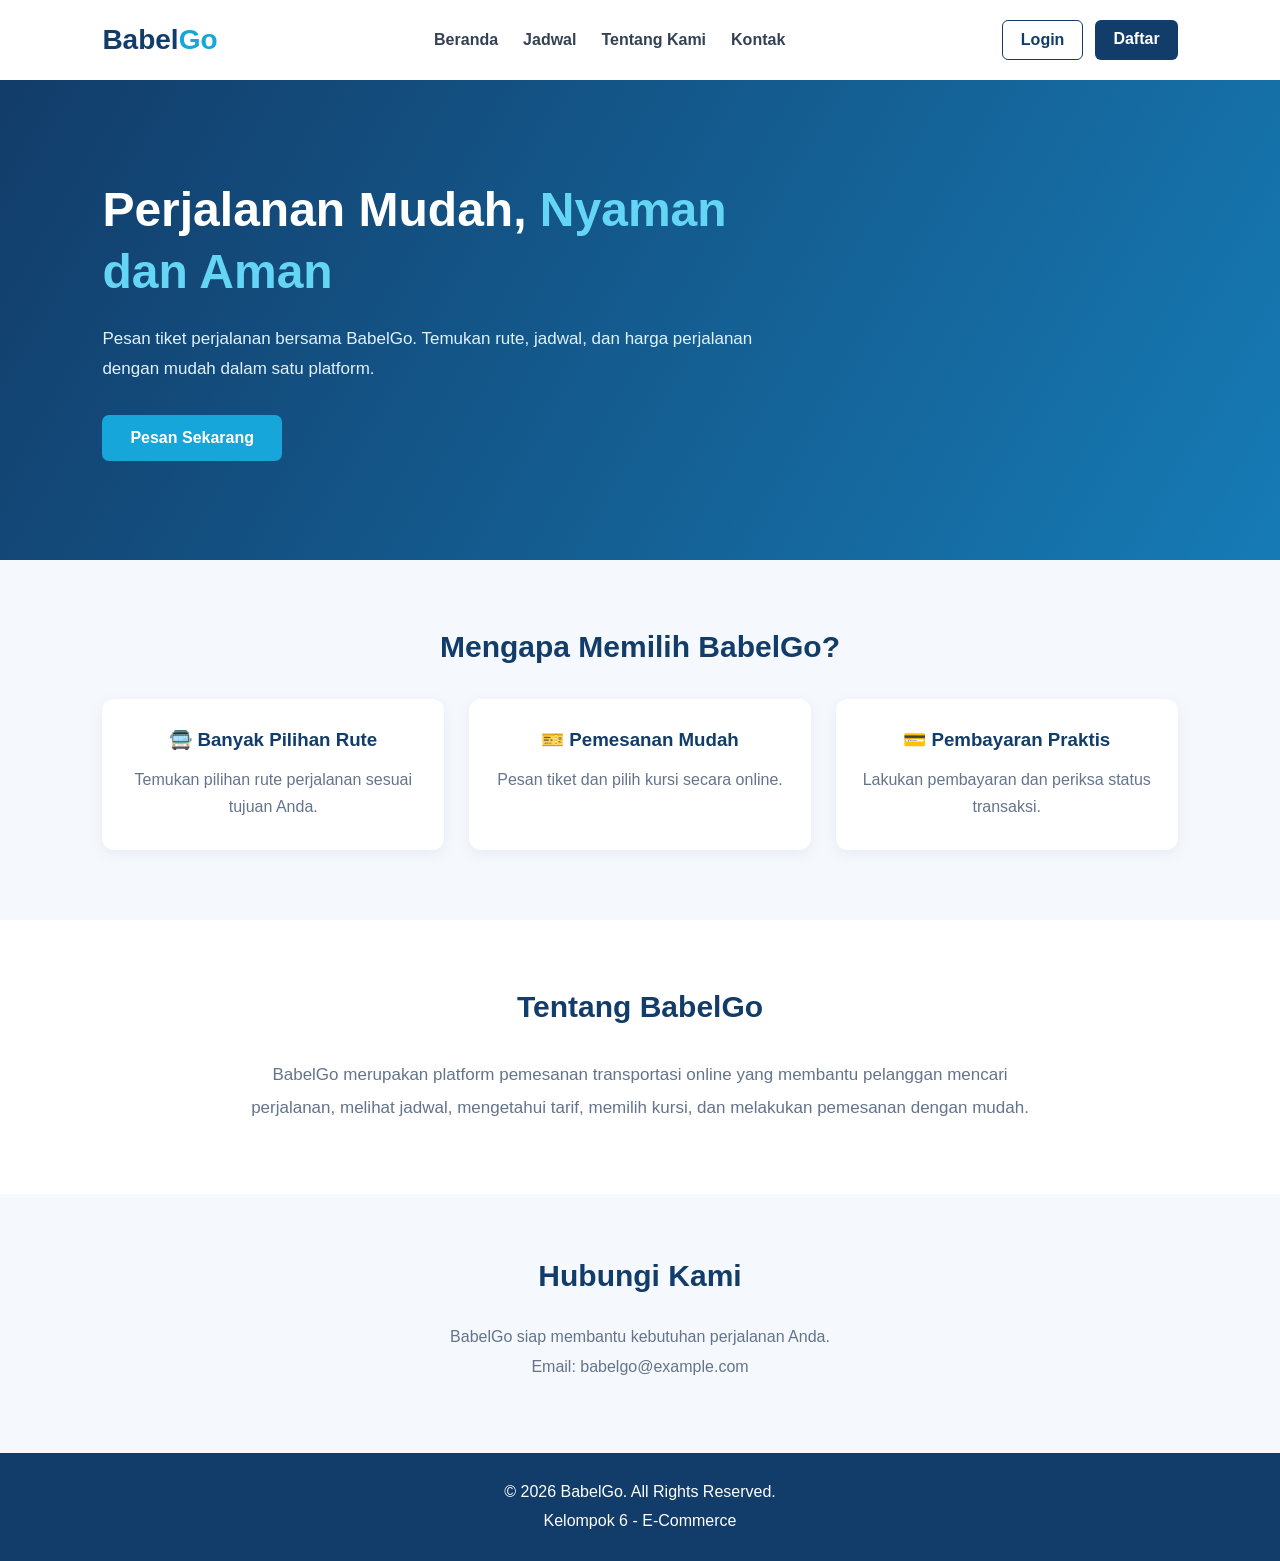
<file: index.html>
<!DOCTYPE html>
<html lang="id">
<head>
    <meta charset="UTF-8">
    <meta name="viewport" content="width=device-width, initial-scale=1.0">
    <title>BabelGo - Transportasi Online</title>
    <link rel="stylesheet" href="style.css">
</head>
<body>

    <header class="navbar">
        <div class="logo">
            Babel<span>Go</span>
        </div>

        <nav>
            <a href="#index.html">Beranda</a>
            <a href="#jadwal.html">Jadwal</a>
            <a href="#tentang">Tentang Kami</a>
            <a href="#kontak">Kontak</a>
        </nav>

        <div class="nav-button">
            <a href="login.html" class="btn-login">Login</a>
            <a href="register.html" class="btn-register">Daftar</a>
        </div>
    </header>

    <section class="hero">
        <div class="hero-content">
            <h1>
                Perjalanan Mudah,
                <span>Nyaman dan Aman</span>
            </h1>

            <p>
                Pesan tiket perjalanan bersama BabelGo.
                Temukan rute, jadwal, dan harga perjalanan
                dengan mudah dalam satu platform.
            </p>

            <a href="jadwal.html" class="btn-primary">
                Pesan Sekarang
            </a>
        </div>
    </section>

    <section class="keunggulan">
        <h2>Mengapa Memilih BabelGo?</h2>

        <div class="keunggulan-container">

            <div class="keunggulan-card">
                <h3>🚍 Banyak Pilihan Rute</h3>
                <p>
                    Temukan pilihan rute perjalanan
                    sesuai tujuan Anda.
                </p>
            </div>

            <div class="keunggulan-card">
                <h3>🎫 Pemesanan Mudah</h3>
                <p>
                    Pesan tiket dan pilih kursi
                    secara online.
                </p>
            </div>

            <div class="keunggulan-card">
                <h3>💳 Pembayaran Praktis</h3>
                <p>
                    Lakukan pembayaran dan
                    periksa status transaksi.
                </p>
            </div>

        </div>
    </section>

    <section class="tentang" id="tentang">
        <h2>Tentang BabelGo</h2>

        <p>
            BabelGo merupakan platform pemesanan
            transportasi online yang membantu pelanggan
            mencari perjalanan, melihat jadwal,
            mengetahui tarif, memilih kursi,
            dan melakukan pemesanan dengan mudah.
        </p>
    </section>

    <section class="kontak" id="kontak">
        <h2>Hubungi Kami</h2>

        <p>
            BabelGo siap membantu kebutuhan
            perjalanan Anda.
        </p>

        <p>Email: babelgo@example.com</p>
    </section>

    <footer>
        <p>
            &copy; 2026 BabelGo.
            All Rights Reserved.
        </p>
        <p>Kelompok 6 - E-Commerce</p>
    </footer>

    <script src="script.js"></script>

</body>
</html>
</file>
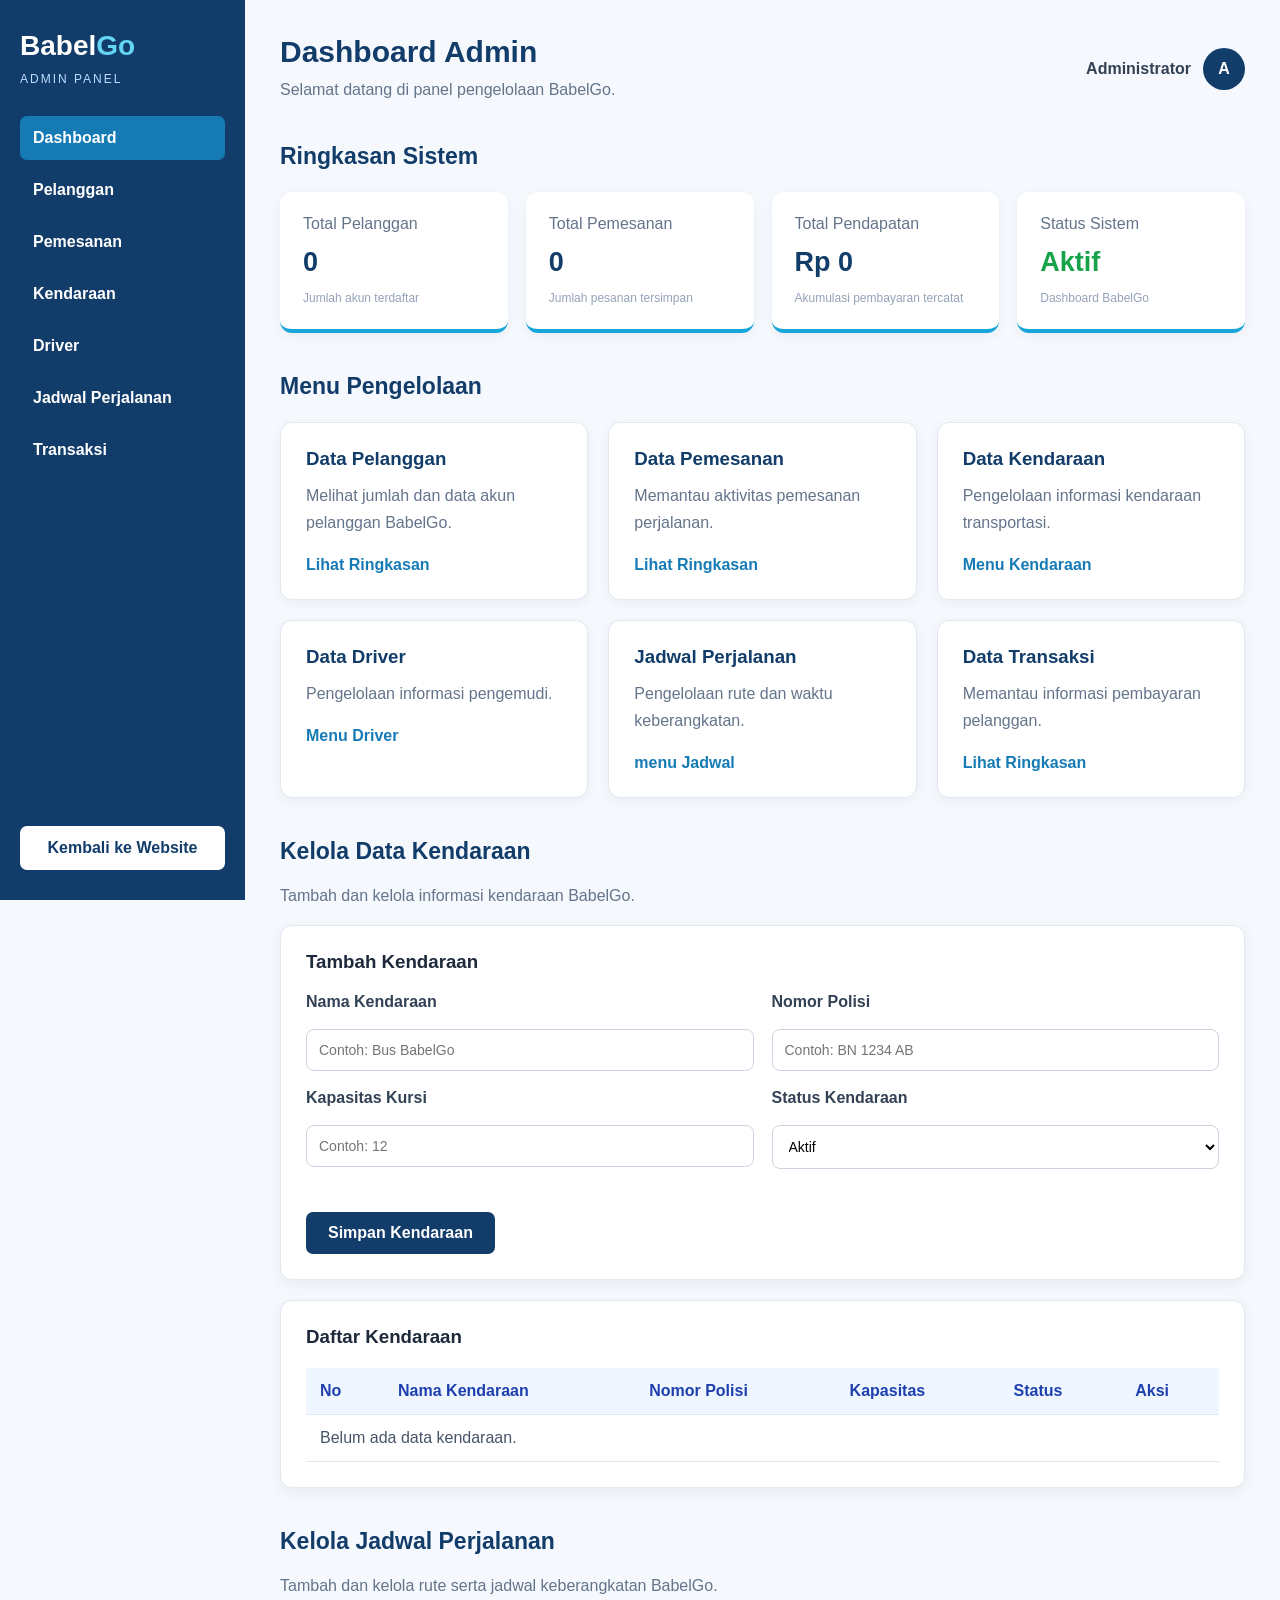
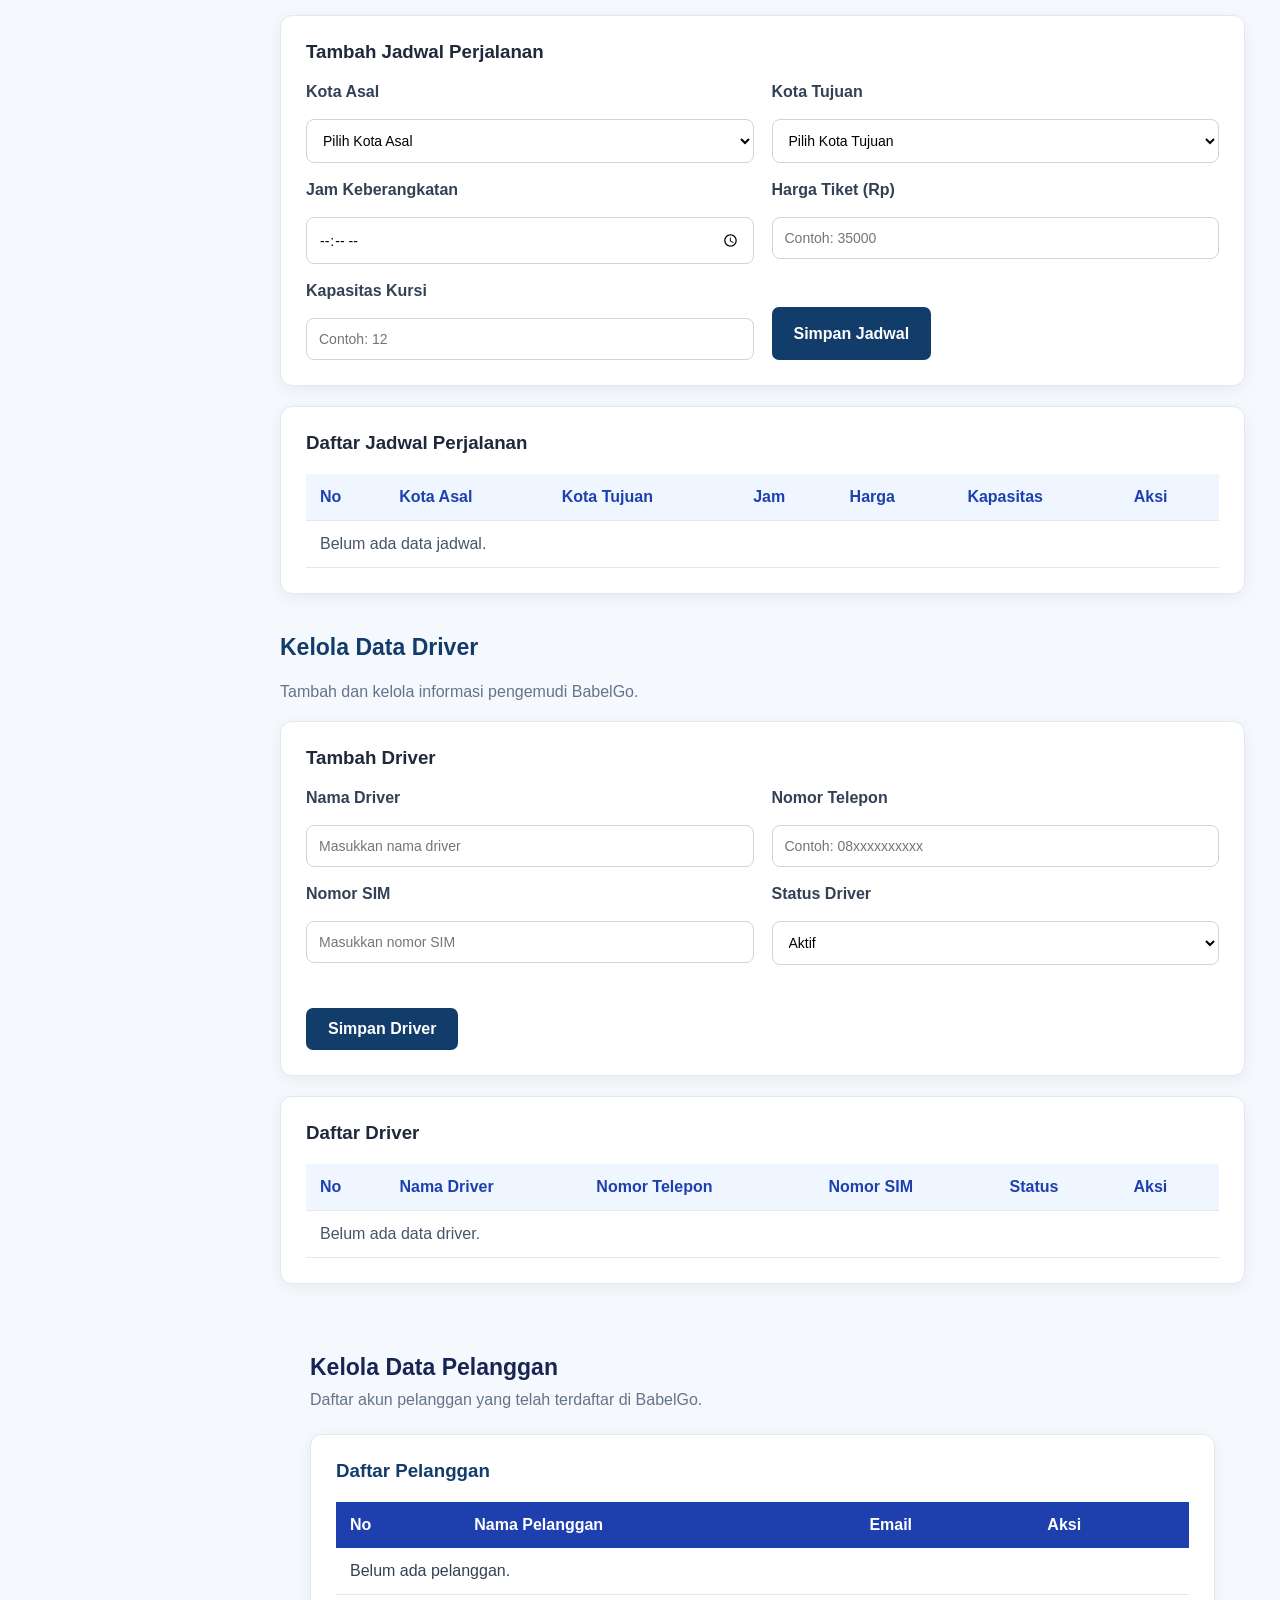
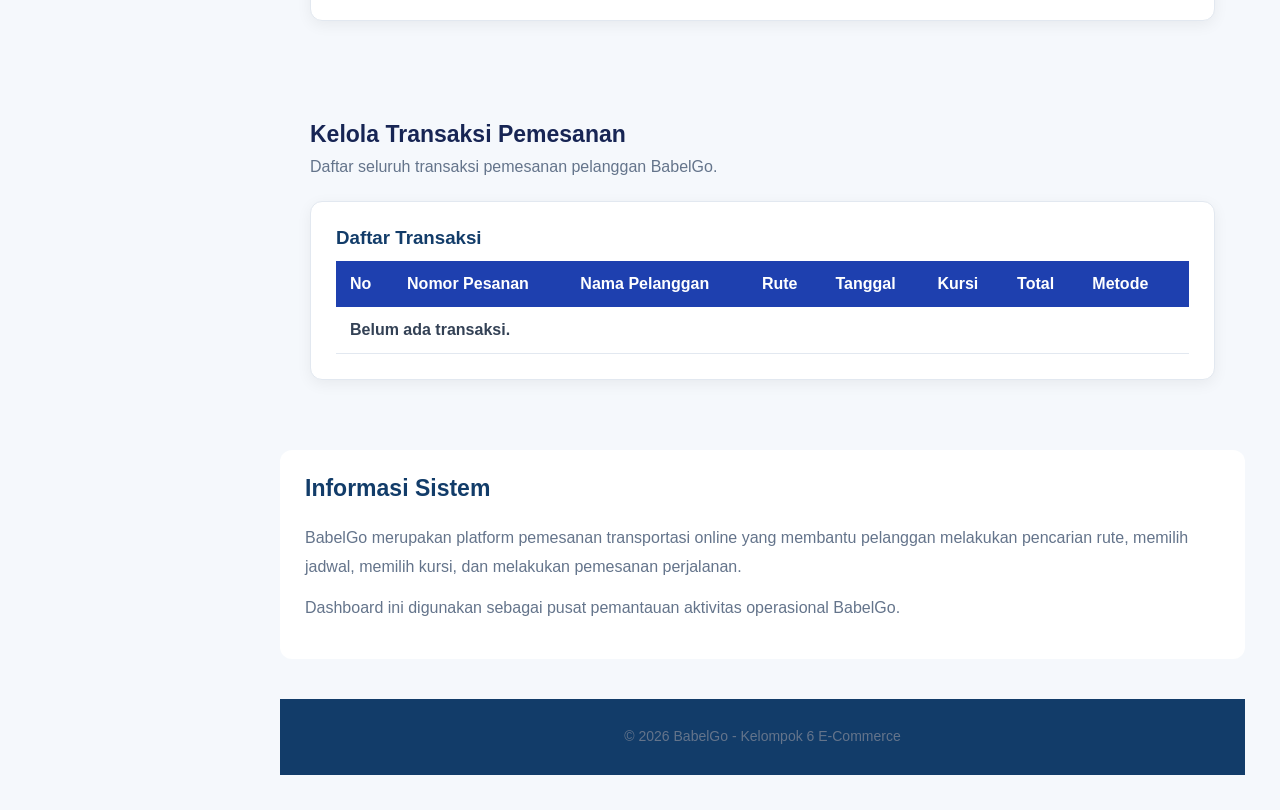
<file: admin.html>
<!DOCTYPE html>
<html lang="id">
<head>
    <meta charset="UTF-8">
    <meta name="viewport" content="width=device-width, initial-scale=1.0">
    <title>Dashboard Admin - BabelGo</title>
    <link rel="stylesheet" href="style.css">
</head>
<body>

    <aside class="admin-sidebar">

        <h2>Babel<span>Go</span></h2>
        <p class="admin-label">ADMIN PANEL</p>

        <nav class="admin-menu">
            <a href="#dashboard" class="active">Dashboard</a>
            <a href="#pelanggan">Pelanggan</a>
            <a href="#pemesanan">Pemesanan</a>
            <a href="#kendaraan">Kendaraan</a>
            <a href="#driver">Driver</a>
            <a href="#jadwal-admin">Jadwal Perjalanan</a>
            <a href="#transaksi">Transaksi</a>
        </nav>

        <a href="index.html" class="admin-logout">
            Kembali ke Website
        </a>

    </aside>

    <main class="admin-main">

        <header class="admin-topbar">
            <div>
                <h1>Dashboard Admin</h1>
                <p>Selamat datang di panel pengelolaan BabelGo.</p>
            </div>

            <div class="admin-profile">
                <span>Administrator</span>
                <div class="admin-avatar">A</div>
            </div>
        </header>

        <section id="dashboard" class="admin-section">

            <h2>Ringkasan Sistem</h2>

            <div class="admin-stats">

                <div class="stat-card">
                    <p>Total Pelanggan</p>
                    <h3 id="totalPelanggan">0</h3>
                    <span>Jumlah akun terdaftar</span>
                </div>

                <div class="stat-card">
                    <p>Total Pemesanan</p>
                    <h3 id="totalPemesanan">0</h3>
                    <span>Jumlah pesanan tersimpan</span>
                </div>

                <div class="stat-card">
                    <p>Total Pendapatan</p>
                    <h3 id="totalPendapatan">Rp0</h3>
                    <span>Akumulasi pembayaran tercatat</span>
                </div>

                <div class="stat-card">
                    <p>Status Sistem</p>
                    <h3 class="status-aktif">Aktif</h3>
                    <span>Dashboard BabelGo</span>
                </div>

            </div>

        </section>

        <section class="admin-section">

            <h2>Menu Pengelolaan</h2>

            <div class="admin-grid">

                <div class="admin-card" id="menu-pelanggan">
                    <h3>Data Pelanggan</h3>
                    <p>Melihat jumlah dan data akun pelanggan BabelGo.</p>
                    <a href="#pelanggan">Lihat Ringkasan</a>
                </div>

                <div class="admin-card" id="pemesanan">
                    <h3>Data Pemesanan</h3>
                    <p>Memantau aktivitas pemesanan perjalanan.</p>
                    <a href="#transaksi">Lihat Ringkasan</a>
                </div>

                <div class="admin-card" id="menu-kendaraan">
                    <h3>Data Kendaraan</h3>
                    <p>Pengelolaan informasi kendaraan transportasi.</p>
                    <a href="#kendaraan">Menu Kendaraan</a>
                </div>

                <div class="admin-card" id="menu-driver">
                    <h3>Data Driver</h3>
                    <p>Pengelolaan informasi pengemudi.</p>
                    <a href="#driver">Menu Driver</a>
                </div>

                <div class="admin-card" id="menu-jadwal">
                    <h3>Jadwal Perjalanan</h3>
                    <p>Pengelolaan rute dan waktu keberangkatan.</p>
                    <a href="#jadwal-admin">menu Jadwal</a>
                </div>

                <div class="admin-card" id="menu-transaksi">
                    <h3>Data Transaksi</h3>
                    <p>Memantau informasi pembayaran pelanggan.</p>
                    <a href="#transaksi">Lihat Ringkasan</a>
                </div>

            </div>

        </section>

<section id="kendaraan" class="admin-section">

    <h2>Kelola Data Kendaraan</h2>

    <p>Tambah dan kelola informasi kendaraan BabelGo.</p>

    <div class="admin-card">

        <h3>Tambah Kendaraan</h3>

        <form id="formKendaraan">

            <div class="form-group">
                <label>Nama Kendaraan</label>
                <input type="text" id="namaKendaraan"
                    placeholder="Contoh: Bus BabelGo" required>
            </div>

            <div class="form-group">
                <label>Nomor Polisi</label>
                <input type="text" id="platKendaraan"
                    placeholder="Contoh: BN 1234 AB" required>
            </div>

            <div class="form-group">
                <label>Kapasitas Kursi</label>
                <input type="number" id="kapasitasKendaraan"
                    placeholder="Contoh: 12" min="1" required>
            </div>

            <div class="form-group">
                <label>Status Kendaraan</label>
                <select id="statusKendaraan" required>
                    <option value="Aktif">Aktif</option>
                    <option value="Perawatan">Perawatan</option>
                </select>
            </div>

            <button type="submit" class="btn-cari">
                Simpan Kendaraan
            </button>

        </form>

    </div>

    <div class="admin-card">

        <h3>Daftar Kendaraan</h3>

        <div style="overflow-x:auto;">

            <table>
                <thead>
                    <tr>
                        <th>No</th>
                        <th>Nama Kendaraan</th>
                        <th>Nomor Polisi</th>
                        <th>Kapasitas</th>
                        <th>Status</th>
                        <th>Aksi</th>
                    </tr>
                </thead>

                <tbody id="daftarKendaraan">
                    <tr>
                        <td colspan="6">
                            Belum ada data kendaraan.
                        </td>
                    </tr>
                </tbody>

            </table>

        </div>

    </div>

</section>

<section id="jadwal-admin" class="admin-section">

    <h2>Kelola Jadwal Perjalanan</h2>

    <p>Tambah dan kelola rute serta jadwal keberangkatan BabelGo.</p>

    <div class="admin-card">

        <h3>Tambah Jadwal Perjalanan</h3>

        <form id="formJadwalAdmin">

            <div class="form-group">
                <label>Kota Asal</label>
                <select id="asalJadwal" required>
                    <option value="">Pilih Kota Asal</option>
                    <option value="Pangkalpinang">Pangkalpinang</option>
                    <option value="Sungailiat">Sungailiat</option>
                    <option value="Koba">Koba</option>
                    <option value="Toboali">Toboali</option>
                    <option value="Belinyu">Belinyu</option>
                </select>
            </div>

            <div class="form-group">
                <label>Kota Tujuan</label>
                <select id="tujuanJadwal" required>
                    <option value="">Pilih Kota Tujuan</option>
                    <option value="Pangkalpinang">Pangkalpinang</option>
                    <option value="Sungailiat">Sungailiat</option>
                    <option value="Koba">Koba</option>
                    <option value="Toboali">Toboali</option>
                    <option value="Belinyu">Belinyu</option>
                </select>
            </div>

            <div class="form-group">
                <label>Jam Keberangkatan</label>
                <input type="time" id="jamJadwal" required>
            </div>

            <div class="form-group">
                <label>Harga Tiket (Rp)</label>
                <input
                    type="number"
                    id="hargaJadwal"
                    placeholder="Contoh: 35000"
                    min="1"
                    required
                >
            </div>

            <div class="form-group">
                <label>Kapasitas Kursi</label>
                <input
                    type="number"
                    id="kursiJadwal"
                    placeholder="Contoh: 12"
                    min="1"
                    required
                >
            </div>

            <button type="submit" class="btn-cari">
                Simpan Jadwal
            </button>

        </form>

    </div>

    <div class="admin-card">

        <h3>Daftar Jadwal Perjalanan</h3>

        <div style="overflow-x:auto;">

            <table>
                <thead>
                    <tr>
                        <th>No</th>
                        <th>Kota Asal</th>
                        <th>Kota Tujuan</th>
                        <th>Jam</th>
                        <th>Harga</th>
                        <th>Kapasitas</th>
                        <th>Aksi</th>
                    </tr>
                </thead>

                <tbody id="daftarJadwalAdmin">
                    <tr>
                        <td colspan="7">
                            Belum ada data jadwal.
                        </td>
                    </tr>
                </tbody>
            </table>

        </div>

    </div>

</section>


<section id="driver" class="admin-section">

    <h2>Kelola Data Driver</h2>

    <p>Tambah dan kelola informasi pengemudi BabelGo.</p>

    <div class="admin-card">

        <h3>Tambah Driver</h3>

        <form id="formDriver">

            <div class="form-group">
                <label>Nama Driver</label>
                <input
                    type="text"
                    id="namaDriver"
                    placeholder="Masukkan nama driver"
                    required
                >
            </div>

            <div class="form-group">
                <label>Nomor Telepon</label>
                <input
                    type="tel"
                    id="teleponDriver"
                    placeholder="Contoh: 08xxxxxxxxxx"
                    required
                >
            </div>

            <div class="form-group">
                <label>Nomor SIM</label>
                <input
                    type="text"
                    id="simDriver"
                    placeholder="Masukkan nomor SIM"
                    required
                >
            </div>

            <div class="form-group">
                <label>Status Driver</label>
                <select id="statusDriver" required>
                    <option value="Aktif">Aktif</option>
                    <option value="Tidak Aktif">Tidak Aktif</option>
                </select>
            </div>

            <button type="submit" class="btn-cari">
                Simpan Driver
            </button>

        </form>

    </div>

    <div class="admin-card">

        <h3>Daftar Driver</h3>

        <div style="overflow-x:auto;">

            <table>
                <thead>
                    <tr>
                        <th>No</th>
                        <th>Nama Driver</th>
                        <th>Nomor Telepon</th>
                        <th>Nomor SIM</th>
                        <th>Status</th>
                        <th>Aksi</th>
                    </tr>
                </thead>

                <tbody id="daftarDriver">
                    <tr>
                        <td colspan="6">
                            Belum ada data driver.
                        </td>
                    </tr>
                </tbody>
            </table>

        </div>

    </div>

</section>

<section id="pelanggan" class="admin-section">

    <h2>Kelola Data Pelanggan</h2>

    <p>Daftar akun pelanggan yang telah terdaftar di BabelGo.</p>

    <div class="admin-card">

        <h3>Daftar Pelanggan</h3>

        <div style="overflow-x:auto;">

            <table>
                <thead>
                    <tr>
                        <th>No</th>
                        <th>Nama Pelanggan</th>
                        <th>Email</th>
                        <th>Aksi</th>
                    </tr>
                </thead>

                <tbody id="daftarPelangganAdmin">
                    <tr>
                        <td colspan="4">
                            Belum ada pelanggan.
                        </td>
                    </tr>
                </tbody>

            </table>

        </div>

    </div>

</section>

<section id="transaksi" class="admin-section">

    <h2>Kelola Transaksi Pemesanan</h2>

    <p>Daftar seluruh transaksi pemesanan pelanggan BabelGo.</p>

    <div class="admin-card">

        <h3>Daftar Transaksi</h3>

        <div style="overflow-x:auto;">

            <table>
                <thead>
                    <tr>
                        <th>No</th>
                        <th>Nomor Pesanan</th>
                        <th>Nama Pelanggan</th>
                        <th>Rute</th>
                        <th>Tanggal</th>
                        <th>Kursi</th>
                        <th>Total</th>
                        <th>Metode</th>
                        <th>Status</th>
                        <th>Aksi</th>
                    </tr>
                </thead>

                <tbody id="daftarTransaksiAdmin">
                    <tr>
                        <td colspan="10">
                            Belum ada transaksi.
                        </td>
                    </tr>
                </tbody>
            </table>

        </div>

    </div>

</section>

        <section class="admin-section admin-information">

            <h2>Informasi Sistem</h2>

            <p>
                BabelGo merupakan platform pemesanan transportasi
                online yang membantu pelanggan melakukan pencarian
                rute, memilih jadwal, memilih kursi, dan melakukan
                pemesanan perjalanan.
            </p>

            <p>
                Dashboard ini digunakan sebagai pusat pemantauan
                aktivitas operasional BabelGo.
            </p>

        </section>

        <footer class="admin-footer">
            &copy; 2026 BabelGo - Kelompok 6 E-Commerce
        </footer>

    </main>

    <script src="script.js"></script>

</body>
</html>
</file>
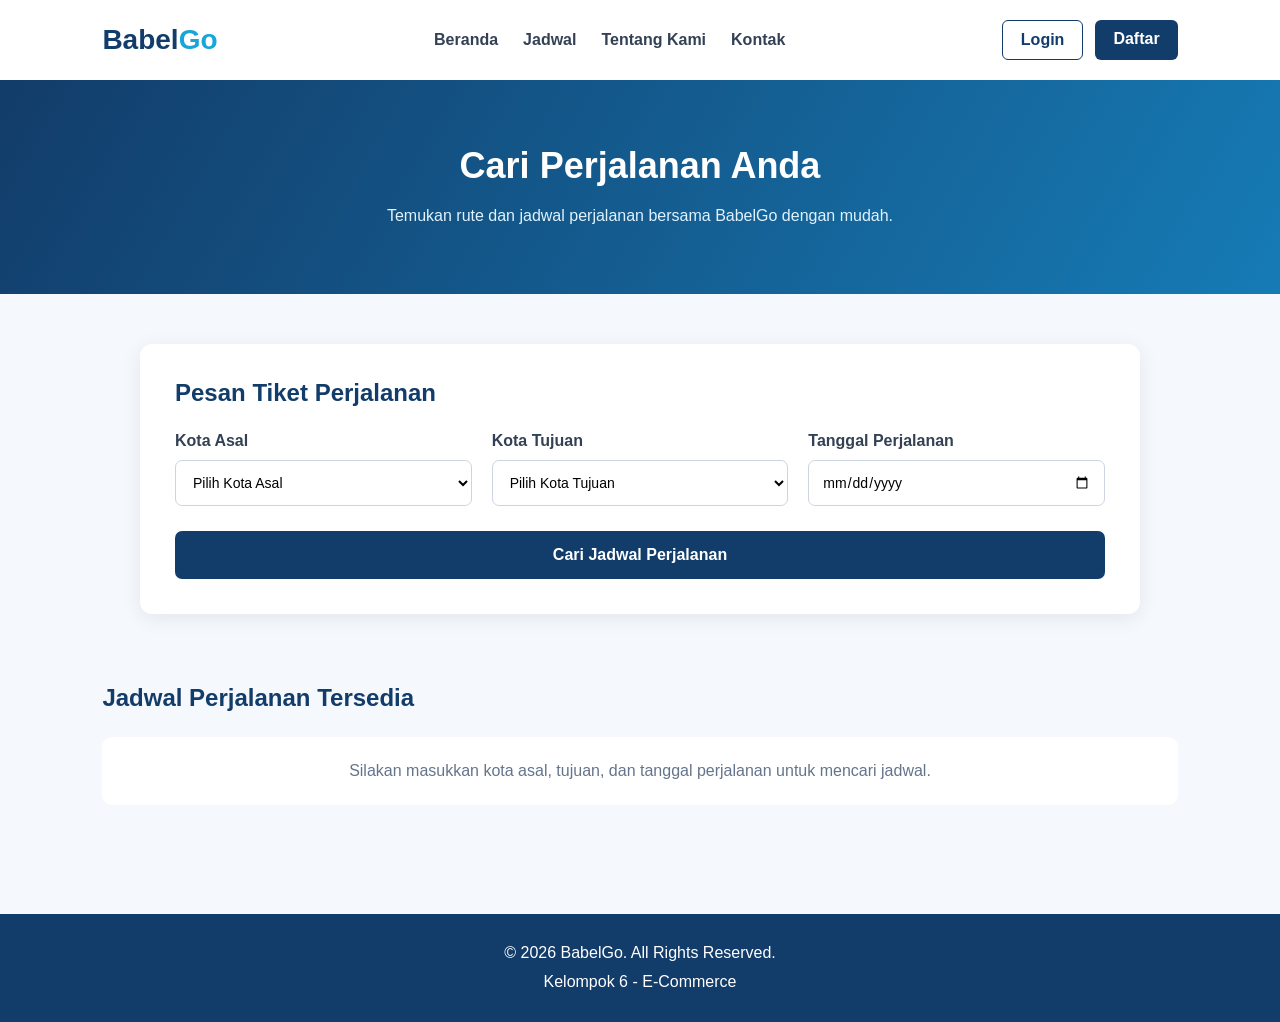
<file: checkout.html>
<!DOCTYPE html>
<html lang="id">
<head>
    <meta charset="UTF-8">
    <meta name="viewport" content="width=device-width, initial-scale=1.0">
    <title>Checkout - BabelGo</title>
    <link rel="stylesheet" href="style.css">
</head>
<body>

    <header class="navbar">

        <div class="logo">
            Babel<span>Go</span>
        </div>

        <nav>
            <a href="index.html">Beranda</a>
            <a href="jadwal.html">Jadwal</a>
            <a href="#tentang">Tentang Kami</a>
            <a href="#kontak">Kontak</a>
        </nav>

    </header>

    <section class="checkout-header">

        <h1>Checkout Pemesanan</h1>

        <p>
            Periksa kembali perjalanan Anda sebelum
            mengonfirmasi pemesanan.
        </p>

    </section>

    <section class="checkout-section">

        <div class="checkout-container">

            <div class="checkout-card">

                <h2>Ringkasan Perjalanan</h2>

                <div id="ringkasanPerjalanan">
                    Memuat data perjalanan...
                </div>

            </div>

            <div class="checkout-card">

                <h2>Data Pemesan</h2>

                <form id="checkoutForm">

                    <div class="checkout-group">

                        <label for="namaPemesan">
                            Nama Lengkap
                        </label>

                        <input
                            type="text"
                            id="namaPemesan"
                            placeholder="Masukkan nama lengkap"
                            required
                        >

                    </div>

                    <div class="checkout-group">

                        <label for="emailPemesan">
                            Email
                        </label>

                        <input
                            type="email"
                            id="emailPemesan"
                            placeholder="Masukkan email"
                            required
                        >

                    </div>

                    <div class="checkout-group">

                        <label for="nomorPemesan">
                            Nomor HP
                        </label>

                        <input
                            type="tel"
                            id="nomorPemesan"
                            placeholder="Masukkan nomor HP"
                            required
                        >

                    </div>

                    <div class="checkout-group">

                        <label for="metodePembayaran">
                            Metode Pembayaran
                        </label>

                        <select id="metodePembayaran" required>

                            <option value="">
                                Pilih Metode Pembayaran
                            </option>

                            <option value="Transfer Bank">
                                Transfer Bank
                            </option>

                            <option value="E-Wallet">
                                E-Wallet
                            </option>
                           
                            <option value="QRIS">
                                QRIS (Scan QR)
                            </option>

                            <option value="Bayar di Tempat">
                                Bayar di Tempat
                            </option>

                        </select>

                    </div>

                    <div class="total-pembayaran">

                        <p>Total Pembayaran</p>

                        <h2 id="totalHarga">
                            Rp0
                        </h2>

                    </div>


                    <button
                        type="submit"
                        class="btn-konfirmasi"
                    >
                        Konfirmasi Pemesanan
                    </button>

                </form>

            </div>

        </div>

    </section>

    <footer>

        <p>&copy; 2026 BabelGo. All Rights Reserved.</p>

        <p>Kelompok 6 - E-Commerce</p>

    </footer>

    <script src="script.js"></script>

</body>
</html>
</file>
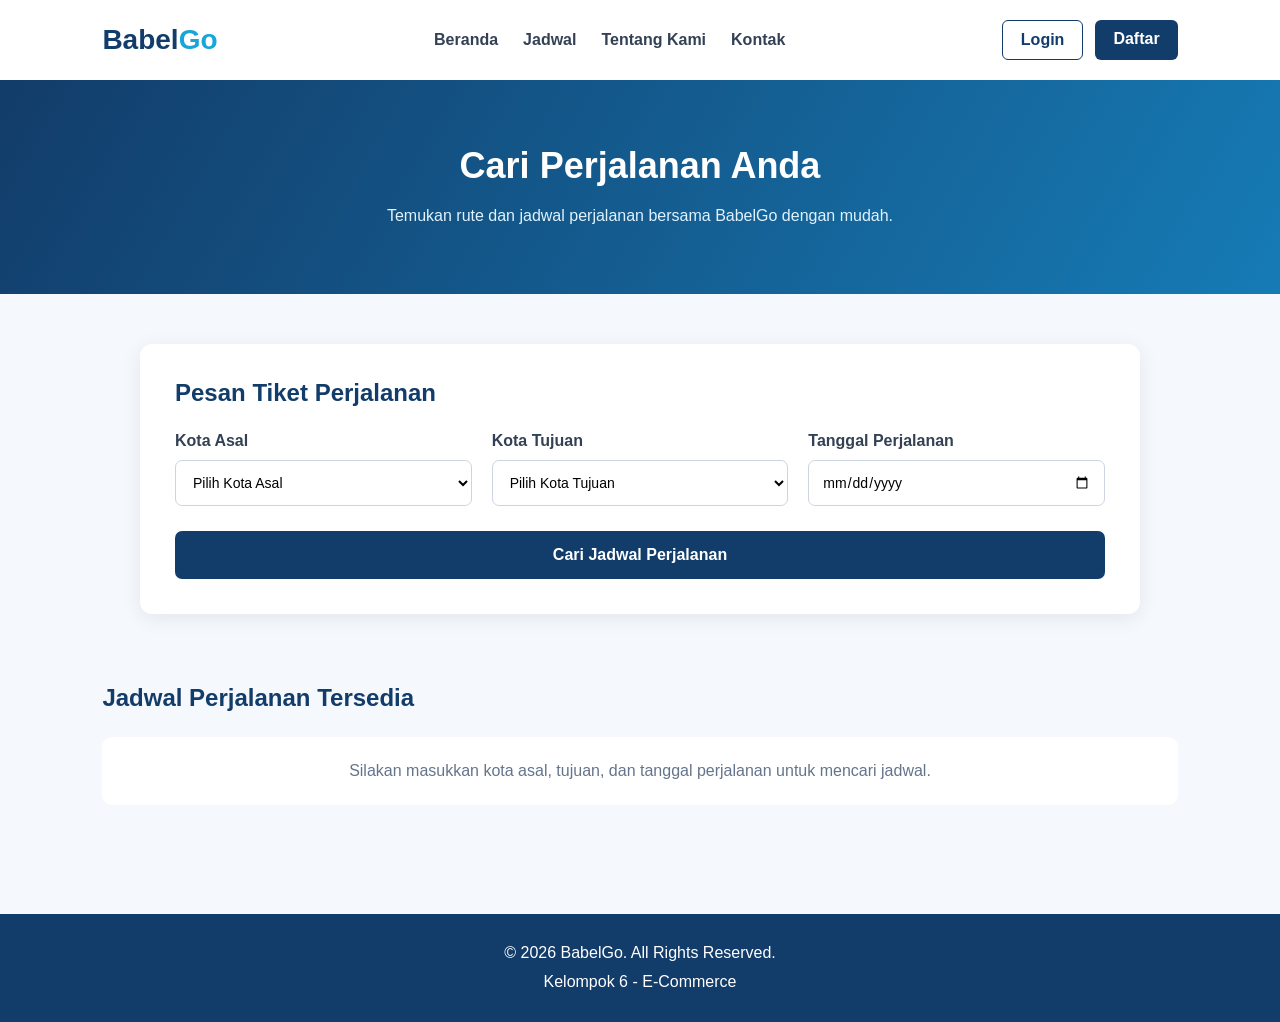
<file: jadwal.html>
<!DOCTYPE html>
<html lang="id">
<head>
    <meta charset="UTF-8">
    <meta name="viewport" content="width=device-width, initial-scale=1.0">
    <title>Cari Perjalanan - BabelGo</title>
    <link rel="stylesheet" href="style.css">
</head>
<body>

    <header class="navbar">

        <div class="logo">
            Babel<span>Go</span>
        </div>

        <nav>
            <a href="index.html">Beranda</a>
            <a href="jadwal.html">Jadwal</a>
            <a href="#tentang">Tentang Kami</a>
            <a href="#kontak">Kontak</a>
        </nav>

        <div class="nav-button">
            <a href="login.html" class="btn-login">Login</a>
            <a href="register.html" class="btn-register">Daftar</a>
        </div>

    </header>

    <section class="jadwal-header">

        <h1>Cari Perjalanan Anda</h1>

        <p>
            Temukan rute dan jadwal perjalanan
            bersama BabelGo dengan mudah.
        </p>

    </section>

    <section class="pencarian-section">

        <div class="pencarian-box">

            <h2>Pesan Tiket Perjalanan</h2>

            <form id="jadwalForm">

                <div class="form-jadwal">

                    <div class="form-group">
                        <label for="asal">Kota Asal</label>

                        <select id="asal" required>
                            <option value="">Pilih Kota Asal</option>
                            <option value="Pangkalpinang">Pangkalpinang</option>
                            <option value="Sungailiat">Sungailiat</option>
                        </select>
                    </div>


                    <div class="form-group">
                        <label for="tujuan">Kota Tujuan</label>

                        <select id="tujuan" required>
                            <option value="">Pilih Kota Tujuan</option>
                            <option value="Sungailiat">Sungailiat</option>
                            <option value="Pangkalpinang">Pangkalpinang</option>
                            <option value="Koba">Koba</option>
                            <option value="Toboali">Toboali</option>
                            <option value="Belinyu">Belinyu</option>
                        </select>
                    </div>


                    <div class="form-group">
                        <label for="tanggal">Tanggal Perjalanan</label>

                        <input
                            type="date"
                            id="tanggal"
                            required
                        >
                    </div>

                </div>

                <button type="submit" class="btn-cari">
                    Cari Jadwal Perjalanan
                </button>

            </form>

        </div>

    </section>

    <section class="hasil-section">

        <h2>Jadwal Perjalanan Tersedia</h2>

        <div id="hasilJadwal" class="hasil-jadwal">

            <p class="pesan-awal">
                Silakan masukkan kota asal, tujuan,
                dan tanggal perjalanan untuk mencari jadwal.
            </p>

        </div>

    </section>

    <footer>

        <p>&copy; 2026 BabelGo. All Rights Reserved.</p>
        <p>Kelompok 6 - E-Commerce</p>

    </footer>


    <script src="script.js"></script>

</body>
</html>
</file>
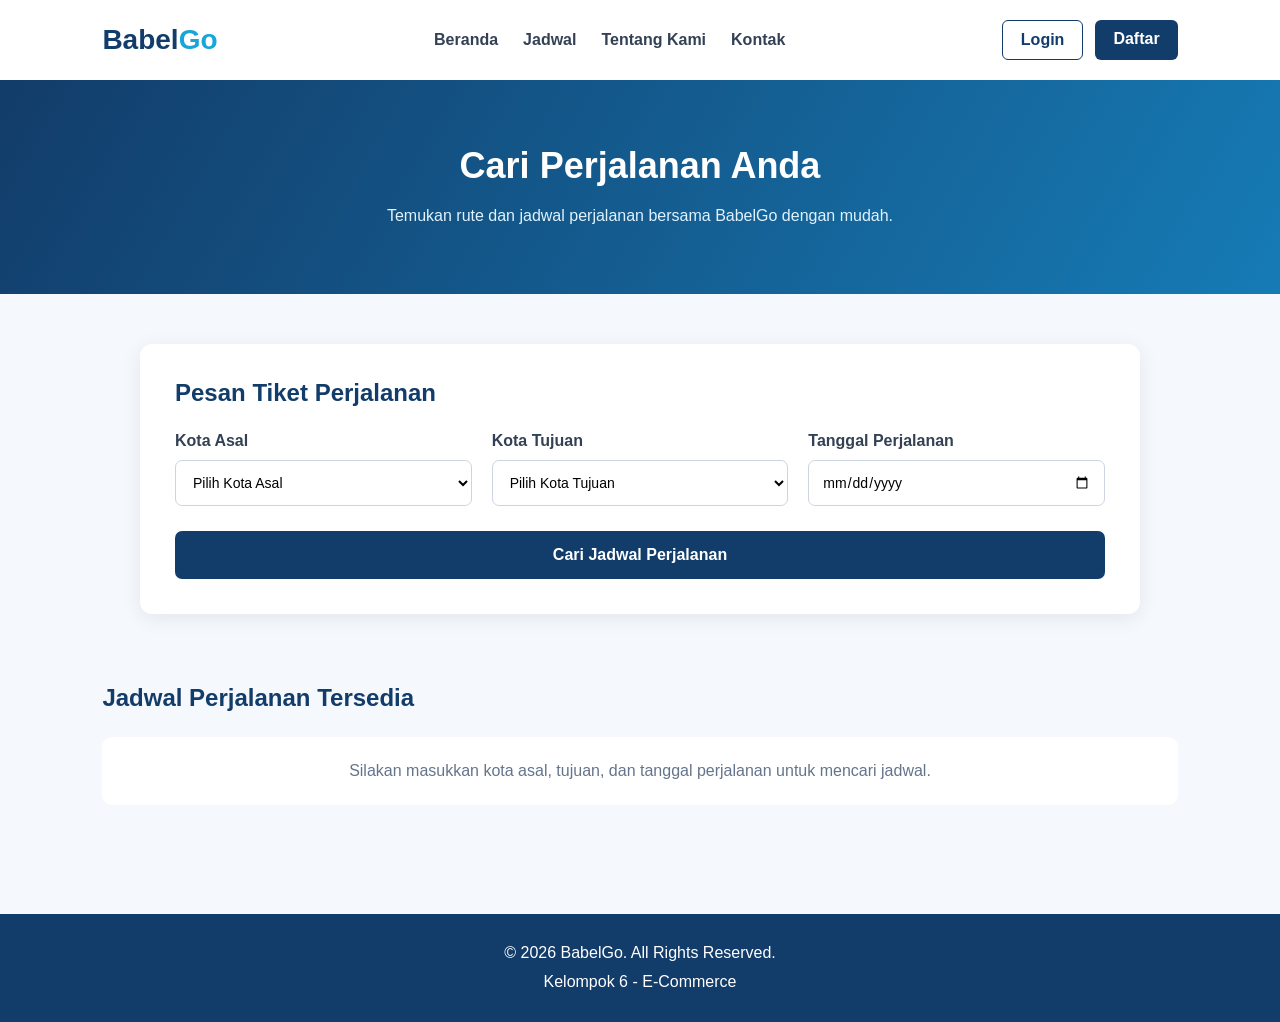
<file: kursi.html>
<!DOCTYPE html>
<html lang="id">
<head>
    <meta charset="UTF-8">
    <meta name="viewport" content="width=device-width, initial-scale=1.0">
    <title>Pilih Kursi - BabelGo</title>
    <link rel="stylesheet" href="style.css">
</head>
<body>

    <header class="navbar">

        <div class="logo">
            Babel<span>Go</span>
        </div>

        <nav>
            <a href="index.html">Beranda</a>
            <a href="jadwal.html">Jadwal</a>
            <a href="#tentang">Tentang Kami</a>
            <a href="#kontak">Kontak</a>
        </nav>

    </header>

    <section class="kursi-header">

        <h1>Pilih Kursi Perjalanan</h1>

        <p>
            Pilih kursi yang tersedia untuk perjalanan Anda.
        </p>

    </section>

    <section class="kursi-section">

        <div class="info-perjalanan" id="infoPerjalanan">

            Memuat informasi perjalanan...

        </div>

        <div class="kursi-container">

            <h2>Denah Kursi Kendaraan</h2>

            <div class="keterangan-kursi">

                <div>
                    <span class="contoh-kursi tersedia"></span>
                    Tersedia
                </div>

                <div>
                    <span class="contoh-kursi dipilih"></span>
                    Dipilih
                </div>

                <div>
                    <span class="contoh-kursi terisi"></span>
                    Terisi
                </div>

            </div>


            <div class="denah-kendaraan">

                <div class="area-driver">
                    <span>🚘 Pengemudi</span>
                </div>

                <div id="daftarKursi" class="daftar-kursi">

                </div>

            </div>

            <div class="ringkasan-kursi">

                <p>
                    Nomor Kursi:
                    <strong id="nomorKursi">Belum dipilih</strong>
                </p>

                <button
                    type="button"
                    id="btnLanjutCheckout"
                    class="btn-lanjut-kursi"
                    disabled
                >
                    Lanjut ke Checkout
                </button>

            </div>

        </div>

    </section>

    <footer>

        <p>&copy; 2026 BabelGo. All Rights Reserved.</p>

        <p>Kelompok 6 - E-Commerce</p>

    </footer>

    <script src="script.js"></script>

</body>
</html>
</file>
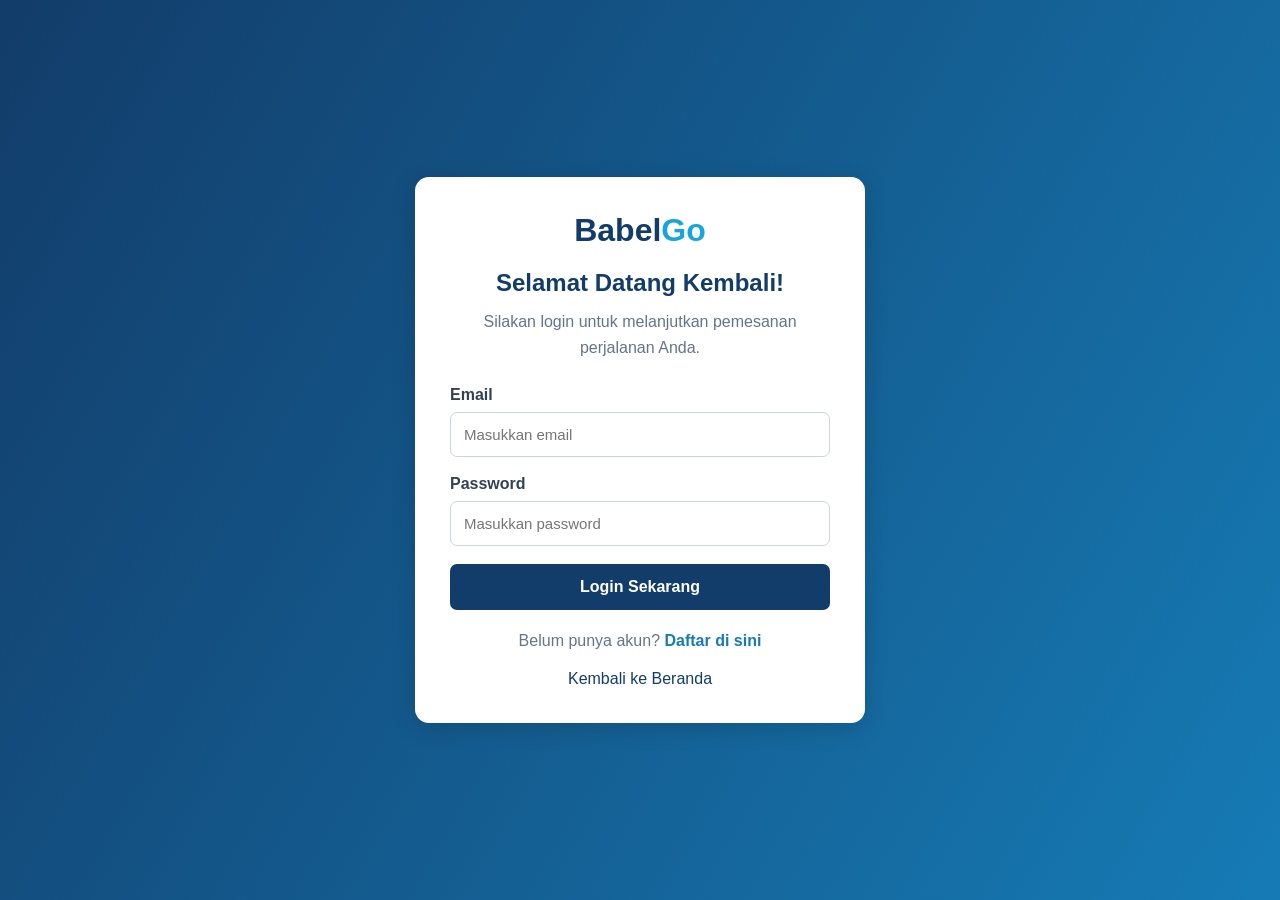
<file: login.html>
<!DOCTYPE html>
<html lang="id">
<head>
    <meta charset="UTF-8">
    <meta name="viewport" content="width=device-width, initial-scale=1.0">
    <title>Login - BabelGo</title>
    <link rel="stylesheet" href="style.css">
</head>
<body>

    <div class="auth-container">

        <div class="auth-box">

            <h1>Babel<span>Go</span></h1>

            <h2>Selamat Datang Kembali!</h2>

            <p class="auth-description">
                Silakan login untuk melanjutkan
                pemesanan perjalanan Anda.
            </p>

            <form id="loginForm">

                <label>Email</label>
                <input
                    type="email"
                    id="loginEmail"
                    placeholder="Masukkan email"
                    required
                >

                <label>Password</label>
                <input
                    type="password"
                    id="loginPassword"
                    placeholder="Masukkan password"
                    required
                >

                <button type="submit" class="auth-button">
                    Login Sekarang
                </button>

            </form>

            <p class="auth-footer">
                Belum punya akun?
                <a href="register.html">Daftar di sini</a>
            </p>

            <a href="index.html" class="back-home">
                Kembali ke Beranda
            </a>

        </div>

    </div>

    <script src="script.js"></script>

</body>
</html>
</file>
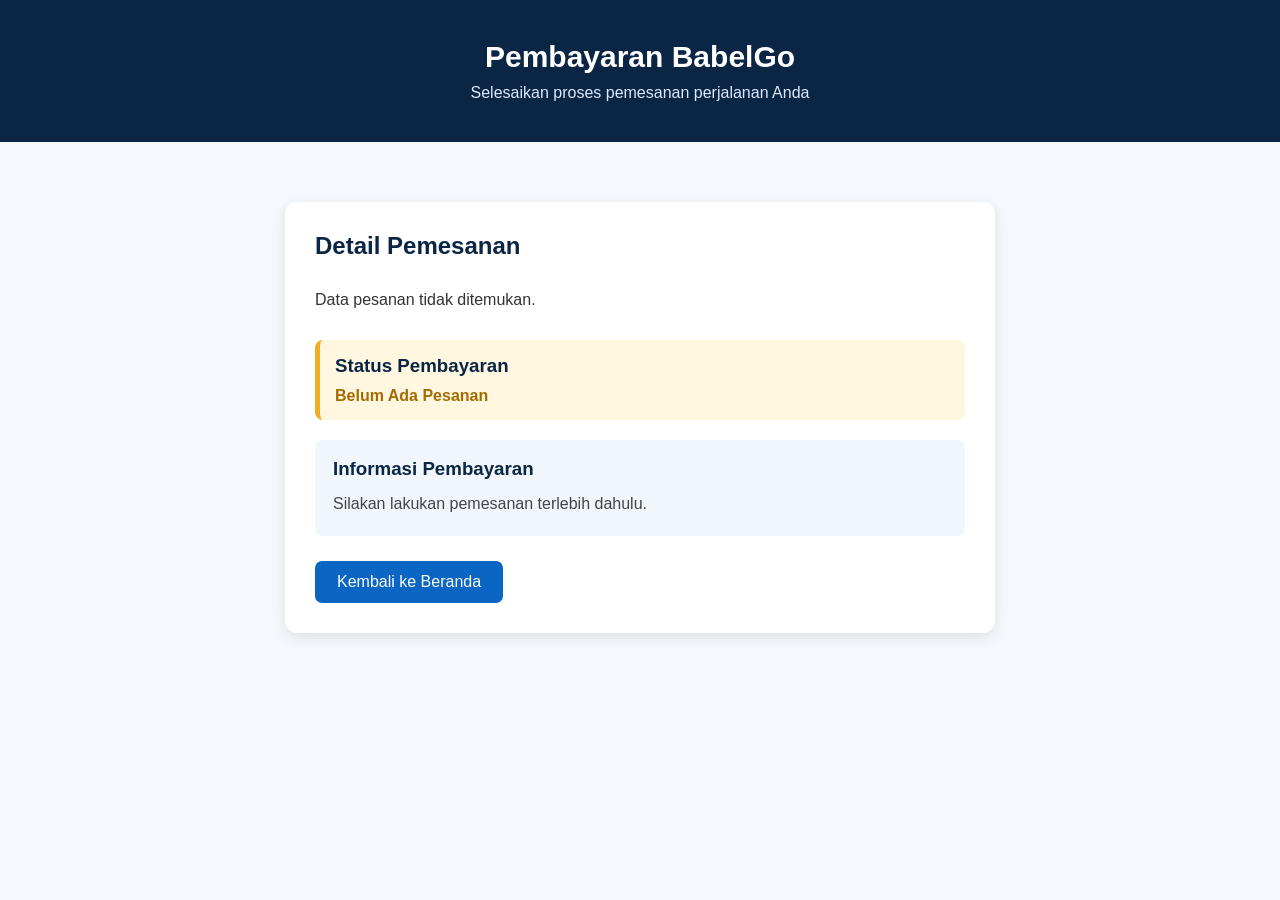
<file: pembayaran.html>
<!DOCTYPE html>
<html lang="id">
<head>
    <meta charset="UTF-8">
    <meta name="viewport" content="width=device-width, initial-scale=1.0">
    <title>Pembayaran - BabelGo</title>
    <link rel="stylesheet" href="style.css">
</head>
<body>

    <header class="pembayaran-header">
        <h1>Pembayaran BabelGo</h1>
        <p>Selesaikan proses pemesanan perjalanan Anda</p>
    </header>

    <main class="pembayaran-container">

        <section class="pembayaran-card">
            <h2>Detail Pemesanan</h2>

            <div id="detailPembayaran">
                <p>Memuat informasi pesanan...</p>
            </div>

            <div class="status-pembayaran">
                <h3>Status Pembayaran</h3>
                <p id="statusPembayaran">Menunggu Pembayaran</p>
            </div>

            
<div class="metode-pembayaran">
    <h3>Informasi Pembayaran</h3>

    <p id="informasiMetode">
        Silakan ikuti instruksi pembayaran sesuai metode yang dipilih.
    </p>

    <div id="areaQRIS" class="area-qris" hidden>

        <h3>Pembayaran QRIS BabelGo</h3>

        <p class="nominal-qris">
            Total Pembayaran
        </p>

        <h2 id="nominalQRIS">Rp0</h2>

        <div class="qr-placeholder">
            <div class="qr-kotak">
                <span>QRIS</span>
                <strong>DEMO</strong>
            </div>
        </div>

        <p class="keterangan-qris">
            Ini adalah tampilan simulasi QRIS.
            Kode ini tidak dapat digunakan untuk transaksi sungguhan.
        </p>

        <button
            type="button"
            id="btnSimulasiBayar"
            class="btn-simulasi-qris">
            Simulasikan Pembayaran Berhasil
        </button>

        <p id="hasilSimulasi"></p>

    </div>
</div>


            <a href="index.html" class="btn-kembali">
                Kembali ke Beranda
            </a>
        </section>

    </main>

    <script src="script.js"></script>
</body>
</html>
</file>
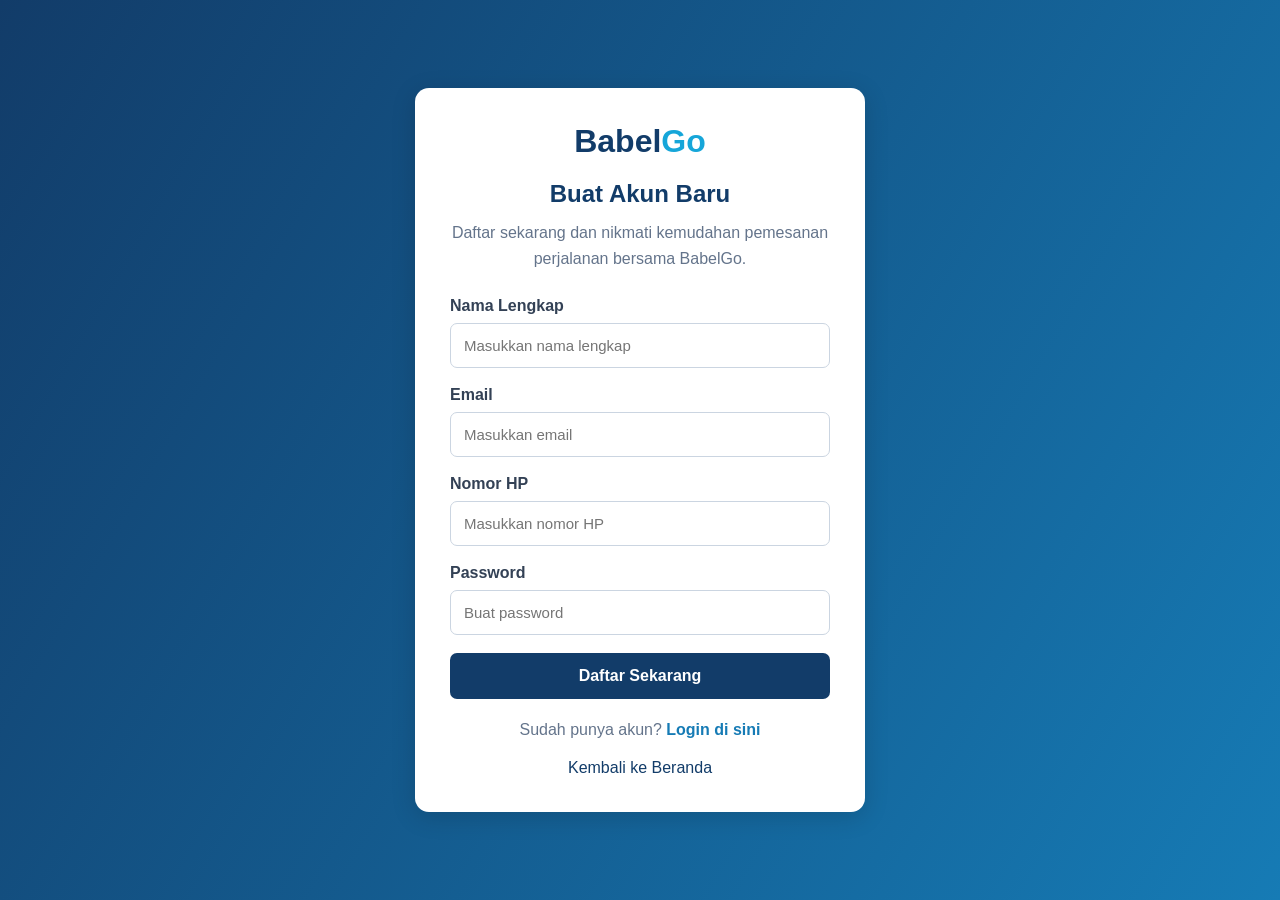
<file: register.html>
<!DOCTYPE html>
<html lang="id">
<head>
    <meta charset="UTF-8">
    <meta name="viewport" content="width=device-width, initial-scale=1.0">
    <title>Daftar Akun - BabelGo</title>
    <link rel="stylesheet" href="style.css">
</head>
<body>
    <div class="auth-container">

        <div class="auth-box">

            <h1>Babel<span>Go</span></h1>
            <h2>Buat Akun Baru</h2>

            <p class="auth-description">
                Daftar sekarang dan nikmati kemudahan
                pemesanan perjalanan bersama BabelGo.
            </p>

            <form id="registerForm">

                <label>Nama Lengkap</label>
                <input type="text" id="nama"
                    placeholder="Masukkan nama lengkap"
                    required>

                <label>Email</label>
                <input type="email" id="email"
                    placeholder="Masukkan email"
                    required>

                <label>Nomor HP</label>
                <input type="tel" id="nomor"
                    placeholder="Masukkan nomor HP"
                    required>

                <label>Password</label>
                <input type="password" id="password"
                    placeholder="Buat password"
                    required minlength="6">

                <button type="submit" class="auth-button">
                    Daftar Sekarang
                </button>

            </form>

            <p class="auth-footer">
                Sudah punya akun?
                <a href="login.html">Login di sini</a>
            </p>

            <a href="index.html" class="back-home">
                Kembali ke Beranda
            </a>

        </div>

    </div>
    
    <script src="script.js"></script>

</body>
</html>
</file>
<file: style.css>
* {
    margin: 0;
    padding: 0;
    box-sizing: border-box;
    font-family: Arial, sans-serif;
}

html {
    scroll-behavior: smooth;
}

body {
    background: #f5f8fc;
    color: #1e293b;
}

.navbar {
    display: flex;
    justify-content: space-between;
    align-items: center;
    padding: 20px 8%;
    background: white;
    box-shadow: 0 2px 10px rgba(0,0,0,0.08);
}

.logo {
    font-size: 28px;
    font-weight: bold;
    color: #123c69;
}

.logo span {
    color: #16a6d9;
}

nav {
    display: flex;
    gap: 25px;
}

nav a {
    text-decoration: none;
    color: #334155;
    font-weight: 600;
    transition: 0.3s;
}

nav a:hover {
    color: #16a6d9;
}

.nav-button {
    display: flex;
    gap: 12px;
}

.btn-login,
.btn-register {
    text-decoration: none;
    padding: 10px 18px;
    border-radius: 6px;
    font-weight: bold;
}

.btn-login {
    color: #123c69;
    border: 1px solid #123c69;
}

.btn-register {
    color: white;
    background: #123c69;
}

.hero {
    min-height: 480px;
    display: flex;
    align-items: center;
    padding: 70px 8%;
    background: linear-gradient(120deg, #123c69, #167bb5);
    color: white;
}

.hero-content {
    max-width: 650px;
}

.hero h1 {
    font-size: 48px;
    line-height: 1.3;
    margin-bottom: 20px;
}

.hero h1 span {
    color: #65d5f5;
}

.hero p {
    font-size: 17px;
    line-height: 1.8;
    margin-bottom: 30px;
    color: #e0f2fe;
}

.btn-primary {
    display: inline-block;
    text-decoration: none;
    background: #16a6d9;
    color: white;
    padding: 14px 28px;
    border-radius: 7px;
    font-weight: bold;
    transition: 0.3s;
}

.btn-primary:hover {
    background: #0786b5;
    transform: translateY(-2px);
}

.keunggulan {
    padding: 70px 8%;
    text-align: center;
}

.keunggulan h2,
.tentang h2,
.kontak h2 {
    font-size: 30px;
    color: #123c69;
    margin-bottom: 35px;
}

.keunggulan-container {
    display: grid;
    grid-template-columns: repeat(3, 1fr);
    gap: 25px;
}

.keunggulan-card {
    background: white;
    padding: 30px 20px;
    border-radius: 12px;
    box-shadow: 0 4px 15px rgba(0,0,0,0.06);
    transition: 0.3s;
}

.keunggulan-card:hover {
    transform: translateY(-6px);
}

.keunggulan-card h3 {
    color: #123c69;
    margin-bottom: 15px;
}

.keunggulan-card p {
    color: #64748b;
    line-height: 1.7;
}

.tentang {
    padding: 70px 12%;
    text-align: center;
    background: white;
}

.tentang p {
    max-width: 800px;
    margin: auto;
    color: #64748b;
    font-size: 17px;
    line-height: 1.9;
}

.kontak {
    padding: 65px 8%;
    text-align: center;
}

.kontak p {
    margin-bottom: 12px;
    color: #64748b;
}

footer {
    background: #123c69;
    color: white;
    text-align: center;
    padding: 25px;
    line-height: 1.8;
}

@media (max-width: 768px) {

    .navbar {
        flex-direction: column;
        gap: 20px;
    }

    nav {
        flex-wrap: wrap;
        justify-content: center;
        gap: 15px;
    }

    .hero {
        padding: 60px 7%;
    }

    .hero h1 {
        font-size: 34px;
    }

    .keunggulan-container {
        grid-template-columns: 1fr;
    }

    .nav-button {
        justify-content: center;
    }
}

.auth-container {
    min-height: 100vh;
    display: flex;
    justify-content: center;
    align-items: center;
    padding: 30px 15px;
    background: linear-gradient(120deg, #123c69, #167bb5);
}

.auth-box {
    background: white;
    width: 100%;
    max-width: 450px;
    padding: 35px;
    border-radius: 14px;
    box-shadow: 0 5px 25px rgba(0,0,0,0.15);
}

.auth-box h1 {
    text-align: center;
    font-size: 32px;
    color: #123c69;
    margin-bottom: 20px;
}

.auth-box h1 span {
    color: #16a6d9;
}

.auth-box h2 {
    text-align: center;
    color: #123c69;
    margin-bottom: 12px;
}

.auth-description {
    text-align: center;
    color: #64748b;
    line-height: 1.6;
    margin-bottom: 25px;
}

.auth-box label {
    display: block;
    margin-bottom: 8px;
    font-weight: bold;
    color: #334155;
}

.auth-box input {
    width: 100%;
    padding: 13px;
    border: 1px solid #cbd5e1;
    border-radius: 7px;
    margin-bottom: 18px;
    outline: none;
    font-size: 15px;
}

.auth-box input:focus {
    border-color: #16a6d9;
}

.auth-button {
    width: 100%;
    padding: 14px;
    background: #123c69;
    color: white;
    border: none;
    border-radius: 7px;
    font-size: 16px;
    font-weight: bold;
    cursor: pointer;
}

.auth-button:hover {
    background: #167bb5;
}

.auth-footer {
    text-align: center;
    margin-top: 22px;
    color: #64748b;
}

.auth-footer a {
    color: #167bb5;
    font-weight: bold;
    text-decoration: none;
}

.back-home {
    display: block;
    text-align: center;
    margin-top: 20px;
    color: #123c69;
    text-decoration: none;
}

.jadwal-header {
    background: linear-gradient(120deg, #123c69, #167bb5);
    color: white;
    text-align: center;
    padding: 65px 20px;
}

.jadwal-header h1 {
    font-size: 36px;
    margin-bottom: 15px;
}

.jadwal-header p {
    font-size: 16px;
    color: #e0f2fe;
    line-height: 1.7;
}

.pencarian-section {
    padding: 50px 8%;
}

.pencarian-box {
    max-width: 1000px;
    margin: auto;
    padding: 35px;
    background: white;
    border-radius: 12px;
    box-shadow: 0 4px 20px rgba(0,0,0,0.08);
}

.pencarian-box h2 {
    color: #123c69;
    margin-bottom: 25px;
}

.form-jadwal {
    display: grid;
    grid-template-columns: repeat(3, 1fr);
    gap: 20px;
}

.form-group label {
    display: block;
    font-weight: bold;
    margin-bottom: 10px;
    color: #334155;
}

.form-group input,
.form-group select {
    width: 100%;
    padding: 13px;
    border: 1px solid #cbd5e1;
    border-radius: 7px;
    font-size: 14px;
    background: white;
}

.form-group input:focus,
.form-group select:focus {
    outline: none;
    border-color: #16a6d9;
}

.btn-cari {
    width: 100%;
    margin-top: 25px;
    padding: 15px;
    border: none;
    border-radius: 7px;
    background: #123c69;
    color: white;
    font-size: 16px;
    font-weight: bold;
    cursor: pointer;
    transition: 0.3s;
}

.btn-cari:hover {
    background: #167bb5;
}

.hasil-section {
    padding: 20px 8% 70px;
    min-height: 250px;
}

.hasil-section h2 {
    color: #123c69;
    margin-bottom: 25px;
}

.hasil-jadwal {
    display: grid;
    grid-template-columns: repeat(2, 1fr);
    gap: 20px;
}

.pesan-awal {
    grid-column: 1 / -1;
    padding: 25px;
    background: white;
    border-radius: 10px;
    color: #64748b;
    text-align: center;
}

.jadwal-card {
    background: white;
    padding: 25px;
    border-radius: 12px;
    border: 1px solid #e2e8f0;
    box-shadow: 0 3px 12px rgba(0,0,0,0.05);
}

.jadwal-card h3 {
    color: #123c69;
    margin-bottom: 15px;
}

.jadwal-info {
    color: #475569;
    line-height: 2;
    margin-bottom: 15px;
}

.jadwal-harga {
    font-size: 22px;
    font-weight: bold;
    color: #167bb5;
    margin-bottom: 15px;
}

.jadwal-card button {
    width: 100%;
    padding: 12px;
    background: #123c69;
    color: white;
    border: none;
    border-radius: 7px;
    font-weight: bold;
    cursor: pointer;
}

.jadwal-card button:hover {
    background: #167bb5;
}

@media (max-width: 768px) {

    .form-jadwal {
        grid-template-columns: 1fr;
    }

    .hasil-jadwal {
        grid-template-columns: 1fr;
    }

    .pencarian-box {
        padding: 22px;
    }

    .jadwal-header h1 {
        font-size: 28px;
    }

}

.kursi-header {
    background: linear-gradient(120deg, #123c69, #167bb5);
    color: white;
    text-align: center;
    padding: 55px 20px;
}

.kursi-header h1 {
    font-size: 34px;
    margin-bottom: 12px;
}

.kursi-header p {
    color: #e0f2fe;
    line-height: 1.7;
}

.kursi-section {
    padding: 40px 8% 70px;
}

.info-perjalanan {
    max-width: 850px;
    margin: 0 auto 30px;
    padding: 22px;
    background: white;
    border-left: 5px solid #16a6d9;
    border-radius: 9px;
    box-shadow: 0 3px 12px rgba(0,0,0,0.06);
    line-height: 1.9;
    color: #334155;
}

.info-perjalanan h3 {
    color: #123c69;
    margin-bottom: 10px;
}

.kursi-container {
    max-width: 850px;
    margin: auto;
    background: white;
    padding: 30px;
    border-radius: 12px;
    box-shadow: 0 4px 18px rgba(0,0,0,0.07);
}

.kursi-container h2 {
    color: #123c69;
    text-align: center;
    margin-bottom: 25px;
}

.keterangan-kursi {
    display: flex;
    justify-content: center;
    gap: 25px;
    flex-wrap: wrap;
    margin-bottom: 30px;
    color: #475569;
    font-size: 14px;
}

.keterangan-kursi div {
    display: flex;
    align-items: center;
    gap: 8px;
}

.contoh-kursi {
    display: inline-block;
    width: 20px;
    height: 20px;
    border-radius: 5px;
}

.contoh-kursi.tersedia {
    background: #dcfce7;
    border: 2px solid #16a34a;
}

.contoh-kursi.dipilih {
    background: #123c69;
}

.contoh-kursi.terisi {
    background: #cbd5e1;
}

.denah-kendaraan {
    max-width: 430px;
    margin: auto;
    padding: 25px;
    border: 2px solid #cbd5e1;
    border-radius: 25px;
    background: #f8fafc;
}

.area-driver {
    display: flex;
    justify-content: flex-end;
    padding: 15px;
    margin-bottom: 25px;
    border-bottom: 2px dashed #cbd5e1;
    color: #123c69;
    font-weight: bold;
}

.daftar-kursi {
    display: grid;
    grid-template-columns: repeat(4, 1fr);
    gap: 16px;
    justify-items: center;
}

.kursi {
    width: 65px;
    height: 58px;
    border-radius: 10px 10px 5px 5px;
    border: 2px solid #16a34a;
    background: #dcfce7;
    color: #166534;
    font-size: 14px;
    font-weight: bold;
    cursor: pointer;
    transition: 0.2s;
}

.kursi:hover:not(:disabled) {
    transform: translateY(-3px);
}

.kursi.dipilih {
    background: #123c69;
    border-color: #123c69;
    color: white;
}

.kursi.terisi {
    background: #cbd5e1;
    border-color: #94a3b8;
    color: #64748b;
    cursor: not-allowed;
}

.ringkasan-kursi {
    text-align: center;
    margin-top: 30px;
}

.ringkasan-kursi p {
    color: #334155;
    font-size: 17px;
    margin-bottom: 20px;
}

.ringkasan-kursi strong {
    color: #167bb5;
}

.btn-lanjut-kursi {
    width: 100%;
    max-width: 350px;
    padding: 15px;
    border: none;
    border-radius: 7px;
    background: #123c69;
    color: white;
    font-size: 16px;
    font-weight: bold;
    cursor: pointer;
}

.btn-lanjut-kursi:hover:not(:disabled) {
    background: #167bb5;
}

.btn-lanjut-kursi:disabled {
    background: #94a3b8;
    cursor: not-allowed;
}

@media (max-width: 600px) {

    .kursi-container {
        padding: 18px;
    }

    .denah-kendaraan {
        padding: 15px;
    }

    .kursi {
        width: 52px;
        height: 50px;
        font-size: 12px;
    }

    .daftar-kursi {
        gap: 12px;
    }

    .kursi-header h1 {
        font-size: 27px;
    }

}

.checkout-header {
    background: linear-gradient(120deg, #123c69, #167bb5);
    color: white;
    text-align: center;
    padding: 55px 20px;
}

.checkout-header h1 {
    font-size: 34px;
    margin-bottom: 12px;
}

.checkout-header p {
    color: #e0f2fe;
    line-height: 1.7;
}

.checkout-section {
    padding: 45px 8% 70px;
}

.checkout-container {
    max-width: 850px;
    margin: auto;
    display: grid;
    gap: 25px;
}

.checkout-card {
    background: white;
    padding: 30px;
    border-radius: 12px;
    box-shadow: 0 4px 18px rgba(0,0,0,0.06);
}

.checkout-card h2 {
    color: #123c69;
    margin-bottom: 25px;
}

.checkout-info {
    display: flex;
    justify-content: space-between;
    gap: 15px;
    padding: 12px 0;
    border-bottom: 1px solid #e2e8f0;
    color: #475569;
}

.checkout-info strong {
    color: #123c69;
    text-align: right;
}

.checkout-group {
    margin-bottom: 20px;
}

.checkout-group label {
    display: block;
    font-weight: bold;
    color: #334155;
    margin-bottom: 9px;
}

.checkout-group input,
.checkout-group select {
    width: 100%;
    padding: 13px;
    border: 1px solid #cbd5e1;
    border-radius: 7px;
    font-size: 15px;
    background: white;
}

.checkout-group input:focus,
.checkout-group select:focus {
    outline: none;
    border-color: #16a6d9;
}

.total-pembayaran {
    background: #eff6ff;
    padding: 20px;
    border-radius: 9px;
    margin: 25px 0;
    text-align: center;
}

.total-pembayaran p {
    color: #475569;
    margin-bottom: 10px;
}

.total-pembayaran h2 {
    color: #167bb5;
    font-size: 27px;
    margin: 0;
}

.btn-konfirmasi {
    width: 100%;
    padding: 15px;
    border: none;
    border-radius: 7px;
    background: #123c69;
    color: white;
    font-size: 16px;
    font-weight: bold;
    cursor: pointer;
    transition: 0.3s;
}

.btn-konfirmasi:hover {
    background: #167bb5;
}

@media (max-width: 600px) {

    .checkout-card {
        padding: 20px;
    }

    .checkout-header h1 {
        font-size: 27px;
    }

    .checkout-info {
        font-size: 13px;
    }

}

.admin-sidebar {
    position: fixed;
    top: 0;
    left: 0;
    width: 245px;
    height: 100vh;
    padding: 30px 20px;
    background: #123c69;
    color: white;
    display: flex;
    flex-direction: column;
    z-index: 10;
}

.admin-sidebar h2 {
    font-size: 28px;
    margin-bottom: 10px;
}

.admin-sidebar h2 span {
    color: #65d5f5;
}

.admin-label {
    font-size: 12px;
    color: #bfdbfe;
    letter-spacing: 2px;
    margin-bottom: 30px;
}

.admin-menu {
    display: flex;
    flex-direction: column;
    gap: 8px;
}

.admin-menu a {
    padding: 13px;
    color: white;
    text-decoration: none;
    border-radius: 7px;
    transition: 0.3s;
}

.admin-menu a:hover,
.admin-menu a.active {
    background: #167bb5;
}

.admin-logout {
    margin-top: auto;
    padding: 13px;
    background: #ffffff;
    color: #123c69;
    border-radius: 7px;
    text-align: center;
    text-decoration: none;
    font-weight: bold;
}

.admin-main {
    margin-left: 245px;
    padding: 35px;
    min-height: 100vh;
    background: #f5f8fc;
}

.admin-topbar {
    display: flex;
    justify-content: space-between;
    align-items: center;
    gap: 20px;
    margin-bottom: 40px;
}

.admin-topbar h1 {
    color: #123c69;
    margin-bottom: 8px;
    font-size: 30px;
}

.admin-topbar p {
    color: #64748b;
    line-height: 1.6;
}

.admin-profile {
    display: flex;
    align-items: center;
    gap: 12px;
    color: #334155;
    font-weight: bold;
}

.admin-avatar {
    width: 42px;
    height: 42px;
    display: flex;
    justify-content: center;
    align-items: center;
    border-radius: 50%;
    background: #123c69;
    color: white;
}

.admin-section {
    margin-bottom: 40px;
}

.admin-section h2 {
    color: #123c69;
    font-size: 23px;
    margin-bottom: 22px;
}

.admin-stats {
    display: grid;
    grid-template-columns: repeat(4, 1fr);
    gap: 18px;
}

.stat-card {
    padding: 23px;
    background: white;
    border-radius: 12px;
    box-shadow: 0 3px 12px rgba(0,0,0,0.05);
    border-bottom: 4px solid #16a6d9;
}

.stat-card p {
    color: #64748b;
    margin-bottom: 14px;
}

.stat-card h3 {
    color: #123c69;
    font-size: 27px;
    margin-bottom: 10px;
    overflow-wrap: anywhere;
}

.stat-card span {
    color: #94a3b8;
    font-size: 12px;
}

.stat-card .status-aktif {
    color: #16a34a;
}

.admin-grid {
    display: grid;
    grid-template-columns: repeat(3, 1fr);
    gap: 20px;
}

.admin-card {
    background: white;
    padding: 25px;
    border-radius: 12px;
    box-shadow: 0 3px 12px rgba(0,0,0,0.05);
    border: 1px solid #e2e8f0;
    transition: 0.3s;
}

.admin-card:hover {
    transform: translateY(-4px);
}

.admin-card h3 {
    color: #123c69;
    margin-bottom: 12px;
}

.admin-card p {
    color: #64748b;
    line-height: 1.7;
    margin-bottom: 20px;
}

.admin-card a {
    display: inline-block;
    text-decoration: none;
    color: #167bb5;
    font-weight: bold;
}

.admin-information {
    padding: 25px;
    background: white;
    border-radius: 12px;
}

.admin-information p {
    color: #64748b;
    line-height: 1.8;
    margin-bottom: 12px;
}

.admin-footer {
    text-align: center;
    color: #64748b;
    padding: 25px 10px;
    font-size: 14px;
}

@media (max-width: 1000px) {

    .admin-stats {
        grid-template-columns: repeat(2, 1fr);
    }

    .admin-grid {
        grid-template-columns: repeat(2, 1fr);
    }

}

@media (max-width: 650px) {

    .admin-sidebar {
        position: relative;
        width: 100%;
        height: auto;
    }

    .admin-menu {
        display: grid;
        grid-template-columns: repeat(2, 1fr);
    }

    .admin-logout {
        margin-top: 20px;
    }

    .admin-main {
        margin-left: 0;
        padding: 22px 15px;
    }

    .admin-topbar {
        align-items: flex-start;
        flex-direction: column;
    }

    .admin-stats,
    .admin-grid {
        grid-template-columns: 1fr;
    }

}

#kendaraan {
    scroll-margin-top: 25px;
}

#kendaraan > p {
    color: #64748b;
    margin-bottom: 20px;
}

#kendaraan .admin-card {
    background: #ffffff;
    padding: 25px;
    margin-top: 20px;
    border-radius: 12px;
    box-shadow: 0 4px 15px rgba(0, 0, 0, 0.06);
}

#kendaraan .admin-card h3 {
    color: #1e293b;
    margin-bottom: 20px;
}

#formKendaraan {
    display: grid;
    grid-template-columns: repeat(2, 1fr);
    gap: 18px;
}

#formKendaraan .form-group {
    display: flex;
    flex-direction: column;
    gap: 8px;
}

#formKendaraan label {
    color: #334155;
    font-weight: 600;
}

#formKendaraan input,
#formKendaraan select {
    width: 100%;
    padding: 12px;
    border: 1px solid #cbd5e1;
    border-radius: 8px;
    font-size: 14px;
    box-sizing: border-box;
}

#formKendaraan input:focus,
#formKendaraan select:focus {
    outline: none;
    border-color: #2563eb;
}

#formKendaraan button {
    width: fit-content;
    border: none;
    cursor: pointer;
    padding: 12px 22px;
}

#kendaraan table {
    width: 100%;
    border-collapse: collapse;
    min-width: 650px;
}

#kendaraan th,
#kendaraan td {
    padding: 14px;
    text-align: left;
    border-bottom: 1px solid #e2e8f0;
}

#kendaraan th {
    background: #eff6ff;
    color: #1e40af;
    font-weight: 600;
}

#kendaraan td {
    color: #475569;
}

#kendaraan tbody tr:hover {
    background: #f8fafc;
}

@media (max-width: 650px) {
    #formKendaraan {
        grid-template-columns: 1fr;
    }

    #formKendaraan button {
        width: 100%;
    }

    #kendaraan .admin-card {
        padding: 16px;
    }
}

#driver {
    scroll-margin-top: 25px;
}

#driver > p {
    color: #64748b;
    margin-bottom: 20px;
}

#driver .admin-card {
    background: #ffffff;
    padding: 25px;
    margin-top: 20px;
    border-radius: 12px;
    box-shadow: 0 4px 15px rgba(0, 0, 0, 0.06);
}

#driver .admin-card h3 {
    color: #1e293b;
    margin-bottom: 20px;
}

#formDriver {
    display: grid;
    grid-template-columns: repeat(2, 1fr);
    gap: 18px;
}

#formDriver .form-group {
    display: flex;
    flex-direction: column;
    gap: 8px;
}

#formDriver label {
    color: #334155;
    font-weight: 600;
}

#formDriver input,
#formDriver select {
    width: 100%;
    padding: 12px;
    border: 1px solid #cbd5e1;
    border-radius: 8px;
    font-size: 14px;
    box-sizing: border-box;
}

#formDriver input:focus,
#formDriver select:focus {
    outline: none;
    border-color: #2563eb;
}

#formDriver button {
    width: fit-content;
    border: none;
    cursor: pointer;
    padding: 12px 22px;
}

#driver table {
    width: 100%;
    border-collapse: collapse;
    min-width: 650px;
}

#driver th,
#driver td {
    padding: 14px;
    text-align: left;
    border-bottom: 1px solid #e2e8f0;
}

#driver th {
    background: #eff6ff;
    color: #1e40af;
    font-weight: 600;
}

#driver td {
    color: #475569;
}

#driver tbody tr:hover {
    background: #f8fafc;
}

@media (max-width: 650px) {
    #formDriver {
        grid-template-columns: 1fr;
    }

    #formDriver button {
        width: 100%;
    }

    #driver .admin-card {
        padding: 16px;
    }
}

#jadwal-admin {
    scroll-margin-top: 25px;
}

#jadwal-admin > p {
    color: #64748b;
    margin-bottom: 20px;
}

#jadwal-admin .admin-card {
    background: #ffffff;
    padding: 25px;
    margin-top: 20px;
    border-radius: 12px;
    box-shadow: 0 4px 15px rgba(0, 0, 0, 0.06);
}

#jadwal-admin .admin-card h3 {
    color: #1e293b;
    margin-bottom: 20px;
}

#formJadwalAdmin {
    display: grid;
    grid-template-columns: repeat(2, 1fr);
    gap: 18px;
}

#formJadwalAdmin .form-group {
    display: flex;
    flex-direction: column;
    gap: 8px;
}

#formJadwalAdmin label {
    color: #334155;
    font-weight: 600;
}

#formJadwalAdmin input,
#formJadwalAdmin select {
    width: 100%;
    padding: 12px;
    border: 1px solid #cbd5e1;
    border-radius: 8px;
    font-size: 14px;
    box-sizing: border-box;
    background: #ffffff;
}

#formJadwalAdmin input:focus,
#formJadwalAdmin select:focus {
    outline: none;
    border-color: #2563eb;
}

#formJadwalAdmin button {
    width: fit-content;
    border: none;
    cursor: pointer;
    padding: 12px 22px;
}

#jadwal-admin table {
    width: 100%;
    border-collapse: collapse;
    min-width: 750px;
}

#jadwal-admin th,
#jadwal-admin td {
    padding: 14px;
    text-align: left;
    border-bottom: 1px solid #e2e8f0;
}

#jadwal-admin th {
    background: #eff6ff;
    color: #1e40af;
    font-weight: 600;
}

#jadwal-admin td {
    color: #475569;
}

#jadwal-admin tbody tr:hover {
    background: #f8fafc;
}

@media (max-width: 650px) {

    #formJadwalAdmin {
        grid-template-columns: 1fr;
    }

    #formJadwalAdmin button {
        width: 100%;
    }

    #jadwal-admin .admin-card {
        padding: 16px;
    }

}

.pembayaran-header {
    background: #0b2545;
    color: white;
    text-align: center;
    padding: 40px 20px;
}

.pembayaran-header h1 {
    font-size: 30px;
    margin-bottom: 10px;
}

.pembayaran-header p {
    color: #dbeafe;
}

.pembayaran-container {
    max-width: 750px;
    margin: 40px auto;
    padding: 20px;
}

.pembayaran-card {
    background: white;
    padding: 30px;
    border-radius: 12px;
    box-shadow: 0 4px 15px rgba(0, 0, 0, 0.1);
}

.pembayaran-card h2 {
    color: #0b2545;
    margin-bottom: 25px;
}

#detailPembayaran {
    line-height: 1.9;
    color: #333;
}

#detailPembayaran p {
    border-bottom: 1px solid #eee;
    padding: 8px 0;
}

.status-pembayaran {
    background: #fff7df;
    border-left: 5px solid #f0ad28;
    padding: 15px;
    margin-top: 25px;
    border-radius: 8px;
}

.status-pembayaran h3,
.metode-pembayaran h3 {
    margin-bottom: 10px;
    color: #0b2545;
}

#statusPembayaran {
    color: #a66b00;
    font-weight: bold;
}

.metode-pembayaran {
    background: #f1f6fc;
    padding: 18px;
    margin-top: 20px;
    border-radius: 8px;
}

#informasiMetode {
    line-height: 1.7;
    color: #444;
}

.btn-kembali {
    display: inline-block;
    background: #0b65c2;
    color: white;
    text-decoration: none;
    padding: 12px 22px;
    border-radius: 7px;
    margin-top: 25px;
    transition: 0.3s;
}

.btn-kembali:hover {
    background: #084b91;
}

@media (max-width: 600px) {
    .pembayaran-container {
        margin: 20px auto;
        padding: 15px;
    }

    .pembayaran-card {
        padding: 20px;
    }

    .pembayaran-header h1 {
        font-size: 24px;
    }
}

.area-qris {
    margin-top: 25px;
    padding: 25px;
    background: #f8fafc;
    border: 1px solid #dbe4ef;
    border-radius: 14px;
    text-align: center;
}

.area-qris h3 {
    color: #0b2545;
    margin-bottom: 18px;
}

.nominal-qris {
    color: #64748b;
    margin-bottom: 5px;
}

#nominalQRIS {
    color: #0b65c2;
    font-size: 30px;
    margin-bottom: 20px;
}

.qr-placeholder {
    display: flex;
    justify-content: center;
    margin: 20px auto;
}

.qr-kotak {
    width: 190px;
    height: 190px;
    background: white;
    border: 5px solid #0b2545;
    border-radius: 12px;
    display: flex;
    flex-direction: column;
    justify-content: center;
    align-items: center;
    gap: 10px;
}

.qr-kotak span {
    font-size: 32px;
    font-weight: bold;
    color: #0b2545;
}

.qr-kotak strong {
    font-size: 22px;
    color: #0b65c2;
    letter-spacing: 4px;
}

.keterangan-qris {
    max-width: 400px;
    margin: 15px auto;
    color: #64748b;
    font-size: 13px;
    line-height: 1.7;
}

.btn-simulasi-qris {
    background: #16a34a;
    color: white;
    border: none;
    padding: 13px 20px;
    border-radius: 8px;
    font-weight: bold;
    cursor: pointer;
    margin-top: 15px;
    transition: 0.3s;
}

.btn-simulasi-qris:hover {
    background: #15803d;
    transform: translateY(-2px);
}

#hasilSimulasi {
    margin-top: 18px;
    font-weight: bold;
    color: #15803d;
    line-height: 1.6;
}

@media (max-width: 600px) {
    .area-qris {
        padding: 18px;
    }

    .qr-kotak {
        width: 165px;
        height: 165px;
    }

    #nominalQRIS {
        font-size: 25px;
    }

    .btn-simulasi-qris {
        width: 100%;
    }
}

#transaksi {
    padding: 30px;
}

#transaksi h2 {
    color: #172554;
    margin-bottom: 10px;
}

#transaksi > p {
    color: #64748b;
    margin-bottom: 25px;
}

#transaksi .admin-card {
    background: #ffffff;
    padding: 25px;
    border-radius: 12px;
    box-shadow: 0 4px 15px rgba(0, 0, 0, 0.06);
}

#transaksi table {
    width: 100%;
    min-width: 1000px;
    border-collapse: collapse;
}

#transaksi th {
    background: #1e40af;
    color: white;
    padding: 14px;
    text-align: left;
    white-space: nowrap;
}

#transaksi td {
    padding: 14px;
    border-bottom: 1px solid #e2e8f0;
    color: #334155;
    white-space: nowrap;
}

#transaksi tr:hover {
    background: #f1f5f9;
}

#transaksi td:last-child {
    font-weight: bold;
}

@media (max-width: 768px) {
    #transaksi {
        padding: 15px;
    }

    #transaksi .admin-card {
        padding: 15px;
    }
}

#pelanggan {
    padding: 30px;
    scroll-margin-top: 25px;
}

#pelanggan h2 {
    color: #172554;
    margin-bottom: 10px;
}

#pelanggan > p {
    color: #64748b;
    margin-bottom: 25px;
}

#pelanggan .admin-card {
    background: #ffffff;
    padding: 25px;
    border-radius: 12px;
    box-shadow: 0 4px 15px rgba(0, 0, 0, 0.06);
}

#pelanggan .admin-card h3 {
    color: #123c69;
    margin-bottom: 20px;
}

#pelanggan table {
    width: 100%;
    min-width: 650px;
    border-collapse: collapse;
}

#pelanggan th {
    background: #1e40af;
    color: white;
    padding: 14px;
    text-align: left;
    white-space: nowrap;
}

#pelanggan td {
    padding: 14px;
    border-bottom: 1px solid #e2e8f0;
    color: #334155;
}

#pelanggan tbody tr:hover {
    background: #f1f5f9;
}

@media (max-width: 768px) {
    #pelanggan {
        padding: 15px;
    }

    #pelanggan .admin-card {
        padding: 15px;
    }
}
</file>
